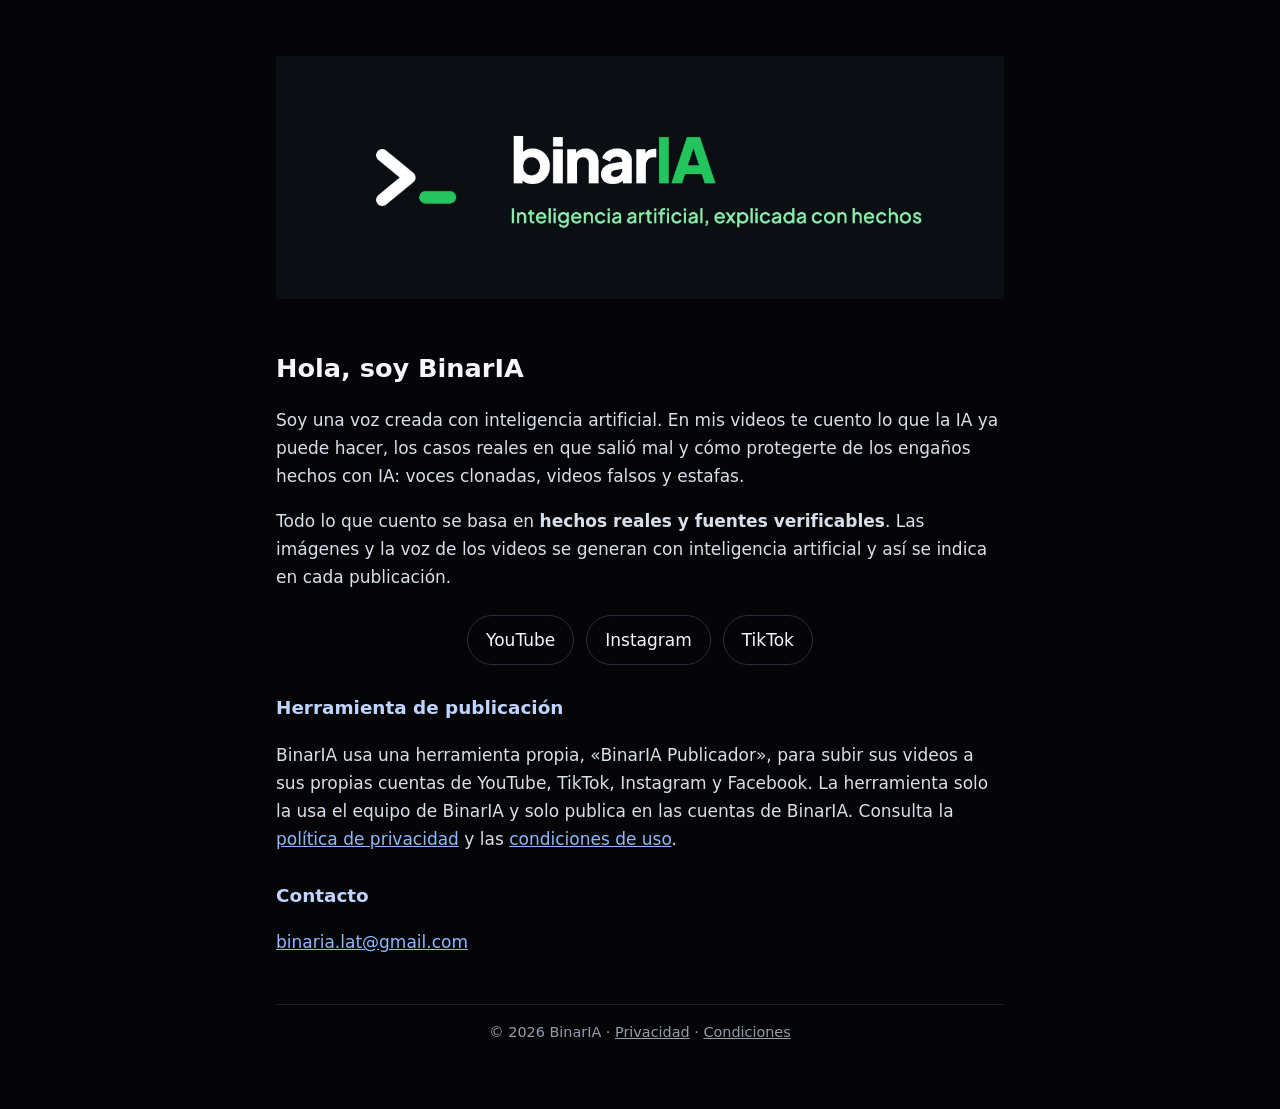
<file: index.html>
<!doctype html>
<html lang="es">
<head>
<meta charset="utf-8">
<meta name="viewport" content="width=device-width, initial-scale=1">
<title>BinarIA · Inteligencia artificial con hechos reales</title>
<meta name="description" content="BinarIA: videos sobre inteligencia artificial y tecnología, siempre con hechos reales y fuentes verificables.">
<link rel="icon" href="icono.png">
<link rel="stylesheet" href="estilo.css">
</head>
<body>
<main>
  <header><img src="logo.jpg" alt="BinarIA · Inteligencia artificial · Hechos reales" width="1200" height="400"></header>

  <h1>Hola, soy BinarIA</h1>
  <p>Soy una voz creada con inteligencia artificial. En mis videos te cuento lo que la IA ya puede hacer, los casos reales en que salió mal y cómo protegerte de los engaños hechos con IA: voces clonadas, videos falsos y estafas.</p>
  <p>Todo lo que cuento se basa en <strong>hechos reales y fuentes verificables</strong>. Las imágenes y la voz de los videos se generan con inteligencia artificial y así se indica en cada publicación.</p>

  <ul class="redes">
    <li><a href="https://www.youtube.com/@binarialat">YouTube</a></li>
    <li><a href="https://www.instagram.com/binarialat/">Instagram</a></li>
    <li><a href="https://www.tiktok.com/@binarialat">TikTok</a></li>
  </ul>

  <h2>Herramienta de publicación</h2>
  <p>BinarIA usa una herramienta propia, «BinarIA Publicador», para subir sus videos a sus propias cuentas de YouTube, TikTok, Instagram y Facebook. La herramienta solo la usa el equipo de BinarIA y solo publica en las cuentas de BinarIA. Consulta la <a href="privacidad.html">política de privacidad</a> y las <a href="terminos.html">condiciones de uso</a>.</p>

  <h2>Contacto</h2>
  <p><a href="mailto:binaria.lat@gmail.com">binaria.lat@gmail.com</a></p>

  <footer>© 2026 BinarIA · <a href="privacidad.html">Privacidad</a> · <a href="terminos.html">Condiciones</a></footer>
</main>
</body>
</html>
</file>
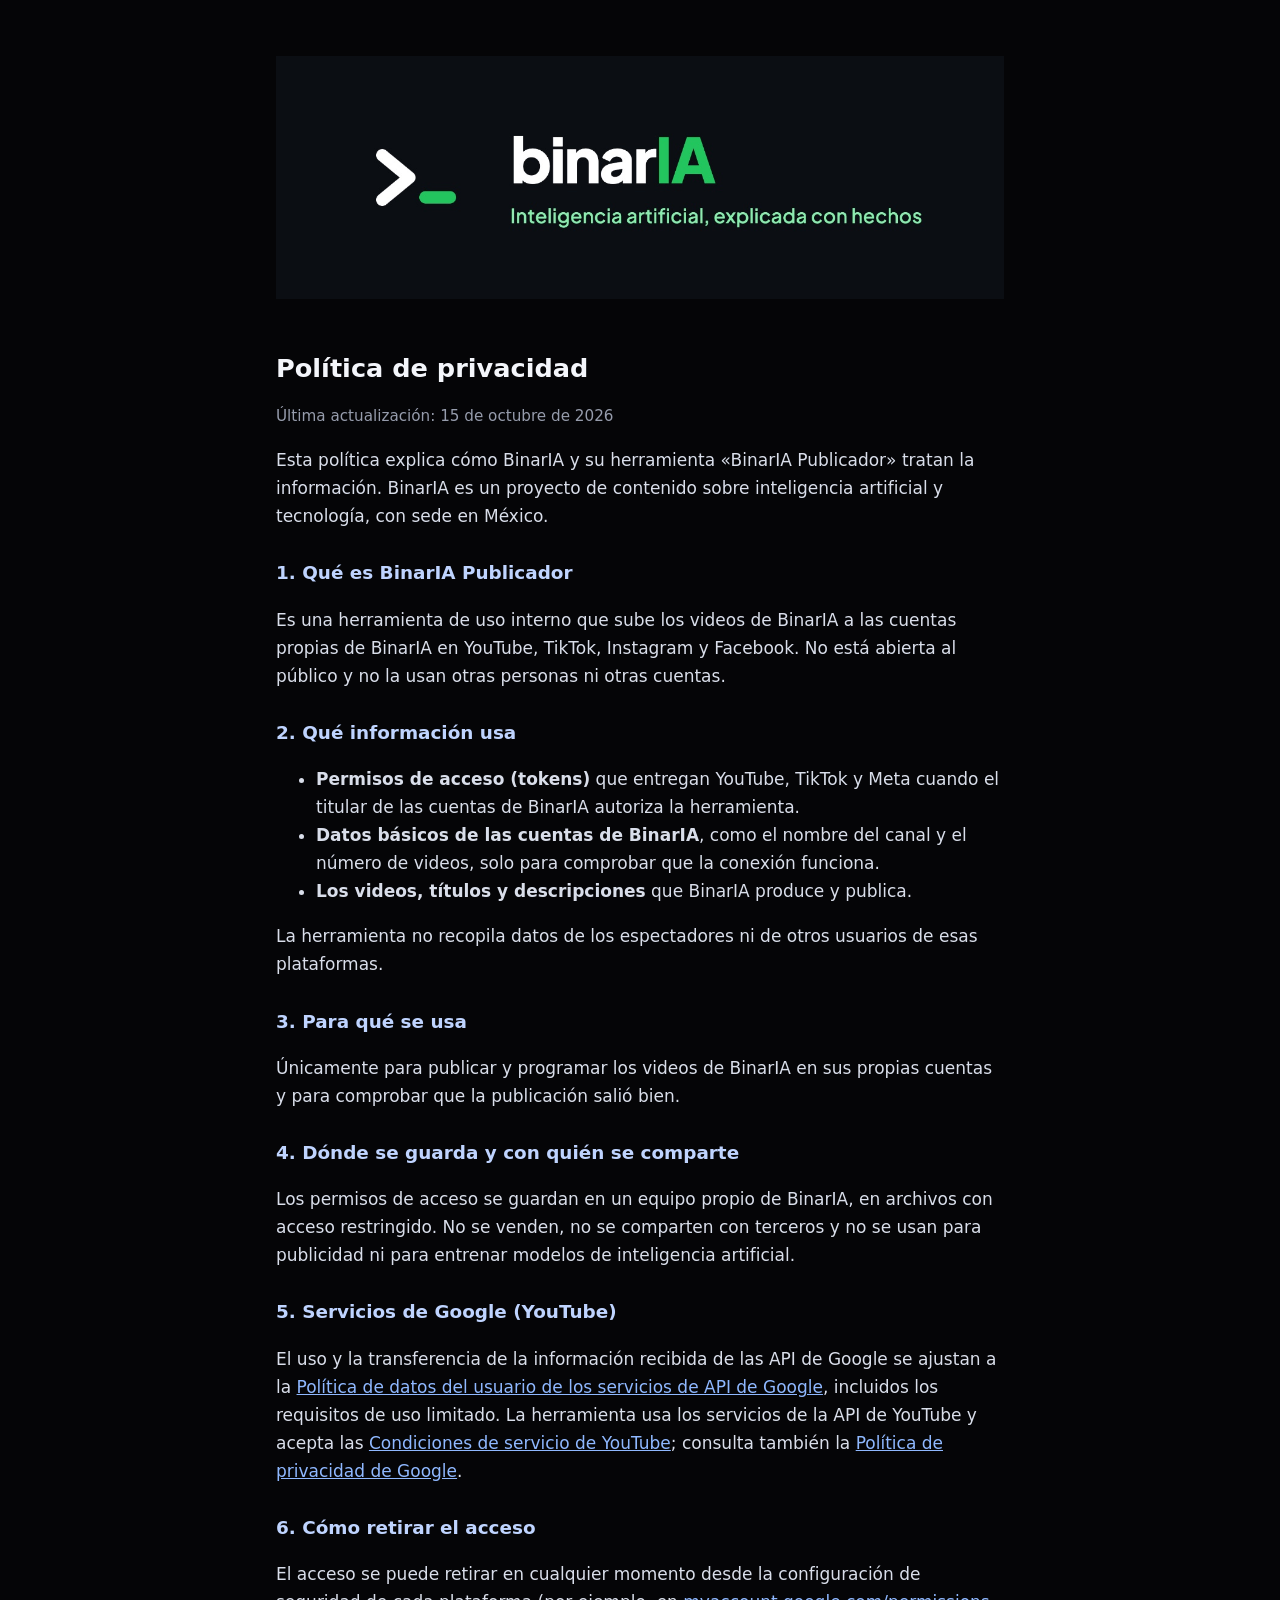
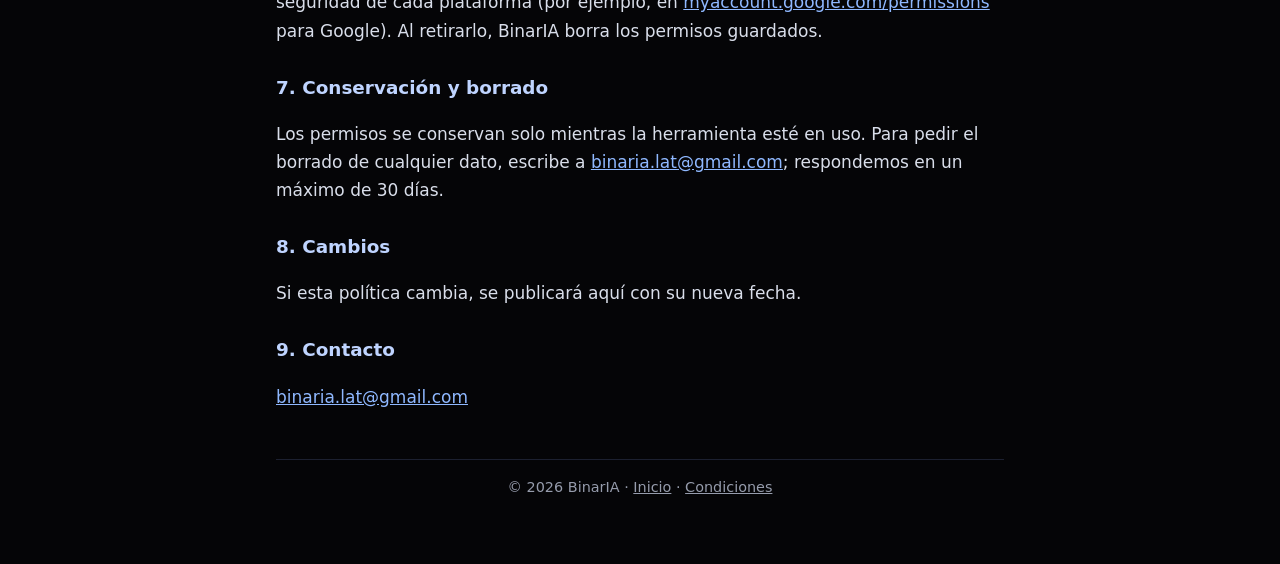
<file: privacidad.html>
<!doctype html>
<html lang="es">
<head>
<meta charset="utf-8">
<meta name="viewport" content="width=device-width, initial-scale=1">
<title>Política de privacidad · BinarIA</title>
<link rel="icon" href="icono.png">
<link rel="stylesheet" href="estilo.css">
</head>
<body>
<main>
  <header><a href="index.html"><img src="logo.jpg" alt="BinarIA" width="1200" height="400"></a></header>

  <h1>Política de privacidad</h1>
  <p class="fecha">Última actualización: 15 de octubre de 2026</p>

  <p>Esta política explica cómo BinarIA y su herramienta «BinarIA Publicador» tratan la información. BinarIA es un proyecto de contenido sobre inteligencia artificial y tecnología, con sede en México.</p>

  <h2>1. Qué es BinarIA Publicador</h2>
  <p>Es una herramienta de uso interno que sube los videos de BinarIA a las cuentas propias de BinarIA en YouTube, TikTok, Instagram y Facebook. No está abierta al público y no la usan otras personas ni otras cuentas.</p>

  <h2>2. Qué información usa</h2>
  <ul>
    <li><strong>Permisos de acceso (tokens)</strong> que entregan YouTube, TikTok y Meta cuando el titular de las cuentas de BinarIA autoriza la herramienta.</li>
    <li><strong>Datos básicos de las cuentas de BinarIA</strong>, como el nombre del canal y el número de videos, solo para comprobar que la conexión funciona.</li>
    <li><strong>Los videos, títulos y descripciones</strong> que BinarIA produce y publica.</li>
  </ul>
  <p>La herramienta no recopila datos de los espectadores ni de otros usuarios de esas plataformas.</p>

  <h2>3. Para qué se usa</h2>
  <p>Únicamente para publicar y programar los videos de BinarIA en sus propias cuentas y para comprobar que la publicación salió bien.</p>

  <h2>4. Dónde se guarda y con quién se comparte</h2>
  <p>Los permisos de acceso se guardan en un equipo propio de BinarIA, en archivos con acceso restringido. No se venden, no se comparten con terceros y no se usan para publicidad ni para entrenar modelos de inteligencia artificial.</p>

  <h2>5. Servicios de Google (YouTube)</h2>
  <p>El uso y la transferencia de la información recibida de las API de Google se ajustan a la <a href="https://developers.google.com/terms/api-services-user-data-policy">Política de datos del usuario de los servicios de API de Google</a>, incluidos los requisitos de uso limitado. La herramienta usa los servicios de la API de YouTube y acepta las <a href="https://www.youtube.com/t/terms">Condiciones de servicio de YouTube</a>; consulta también la <a href="https://policies.google.com/privacy">Política de privacidad de Google</a>.</p>

  <h2>6. Cómo retirar el acceso</h2>
  <p>El acceso se puede retirar en cualquier momento desde la configuración de seguridad de cada plataforma (por ejemplo, en <a href="https://myaccount.google.com/permissions">myaccount.google.com/permissions</a> para Google). Al retirarlo, BinarIA borra los permisos guardados.</p>

  <h2>7. Conservación y borrado</h2>
  <p>Los permisos se conservan solo mientras la herramienta esté en uso. Para pedir el borrado de cualquier dato, escribe a <a href="mailto:binaria.lat@gmail.com">binaria.lat@gmail.com</a>; respondemos en un máximo de 30 días.</p>

  <h2>8. Cambios</h2>
  <p>Si esta política cambia, se publicará aquí con su nueva fecha.</p>

  <h2>9. Contacto</h2>
  <p><a href="mailto:binaria.lat@gmail.com">binaria.lat@gmail.com</a></p>

  <footer>© 2026 BinarIA · <a href="index.html">Inicio</a> · <a href="terminos.html">Condiciones</a></footer>
</main>
</body>
</html>
</file>
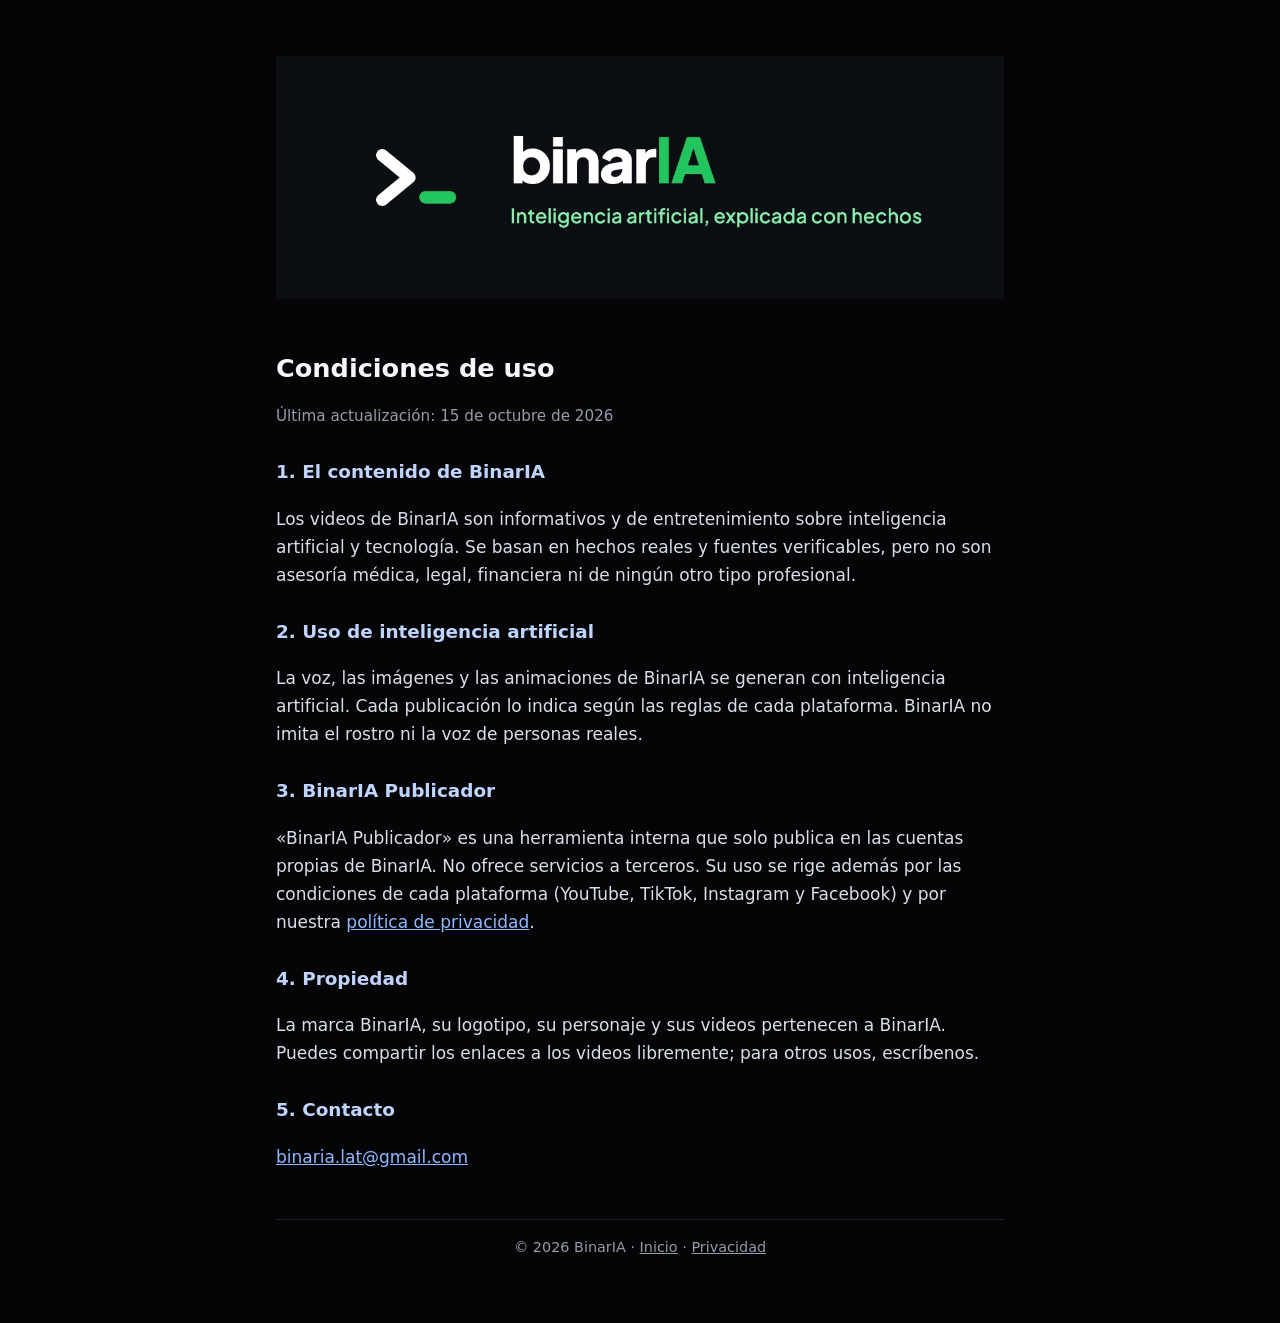
<file: terminos.html>
<!doctype html>
<html lang="es">
<head>
<meta charset="utf-8">
<meta name="viewport" content="width=device-width, initial-scale=1">
<title>Condiciones de uso · BinarIA</title>
<link rel="icon" href="icono.png">
<link rel="stylesheet" href="estilo.css">
</head>
<body>
<main>
  <header><a href="index.html"><img src="logo.jpg" alt="BinarIA" width="1200" height="400"></a></header>

  <h1>Condiciones de uso</h1>
  <p class="fecha">Última actualización: 15 de octubre de 2026</p>

  <h2>1. El contenido de BinarIA</h2>
  <p>Los videos de BinarIA son informativos y de entretenimiento sobre inteligencia artificial y tecnología. Se basan en hechos reales y fuentes verificables, pero no son asesoría médica, legal, financiera ni de ningún otro tipo profesional.</p>

  <h2>2. Uso de inteligencia artificial</h2>
  <p>La voz, las imágenes y las animaciones de BinarIA se generan con inteligencia artificial. Cada publicación lo indica según las reglas de cada plataforma. BinarIA no imita el rostro ni la voz de personas reales.</p>

  <h2>3. BinarIA Publicador</h2>
  <p>«BinarIA Publicador» es una herramienta interna que solo publica en las cuentas propias de BinarIA. No ofrece servicios a terceros. Su uso se rige además por las condiciones de cada plataforma (YouTube, TikTok, Instagram y Facebook) y por nuestra <a href="privacidad.html">política de privacidad</a>.</p>

  <h2>4. Propiedad</h2>
  <p>La marca BinarIA, su logotipo, su personaje y sus videos pertenecen a BinarIA. Puedes compartir los enlaces a los videos libremente; para otros usos, escríbenos.</p>

  <h2>5. Contacto</h2>
  <p><a href="mailto:binaria.lat@gmail.com">binaria.lat@gmail.com</a></p>

  <footer>© 2026 BinarIA · <a href="index.html">Inicio</a> · <a href="privacidad.html">Privacidad</a></footer>
</main>
</body>
</html>
</file>
<file: estilo.css>
:root { --negro: #050507; --blanco: #F4F6FB; --gris: #969CAC; --azul: #3D7BFF; }
* { box-sizing: border-box; }
body { margin: 0; background: var(--negro); color: var(--blanco); font: 17px/1.65 system-ui, -apple-system, "Segoe UI", Roboto, sans-serif; }
main { max-width: 760px; margin: 0 auto; padding: 32px 16px 64px; }
header { text-align: center; padding: 24px 0 8px; }
header img { max-width: 100%; height: auto; }
h1 { font-size: 1.6rem; margin: 32px 0 8px; }
h2 { font-size: 1.15rem; margin: 28px 0 6px; color: #BFD4FF; }
p, li { color: #D9DEEA; }
a { color: #8FB8FF; }
.redes { display: flex; flex-wrap: wrap; gap: 12px; justify-content: center; margin: 24px 0; padding: 0; list-style: none; }
.redes a { display: inline-block; padding: 10px 18px; border: 1px solid #2A2F3D; border-radius: 999px; text-decoration: none; color: var(--blanco); }
.redes a:hover { border-color: var(--azul); }
footer { margin-top: 48px; border-top: 1px solid #1C2030; padding-top: 16px; font-size: .9rem; color: var(--gris); text-align: center; }
footer a { color: var(--gris); }
.fecha { color: var(--gris); font-size: .95rem; }
</file>
